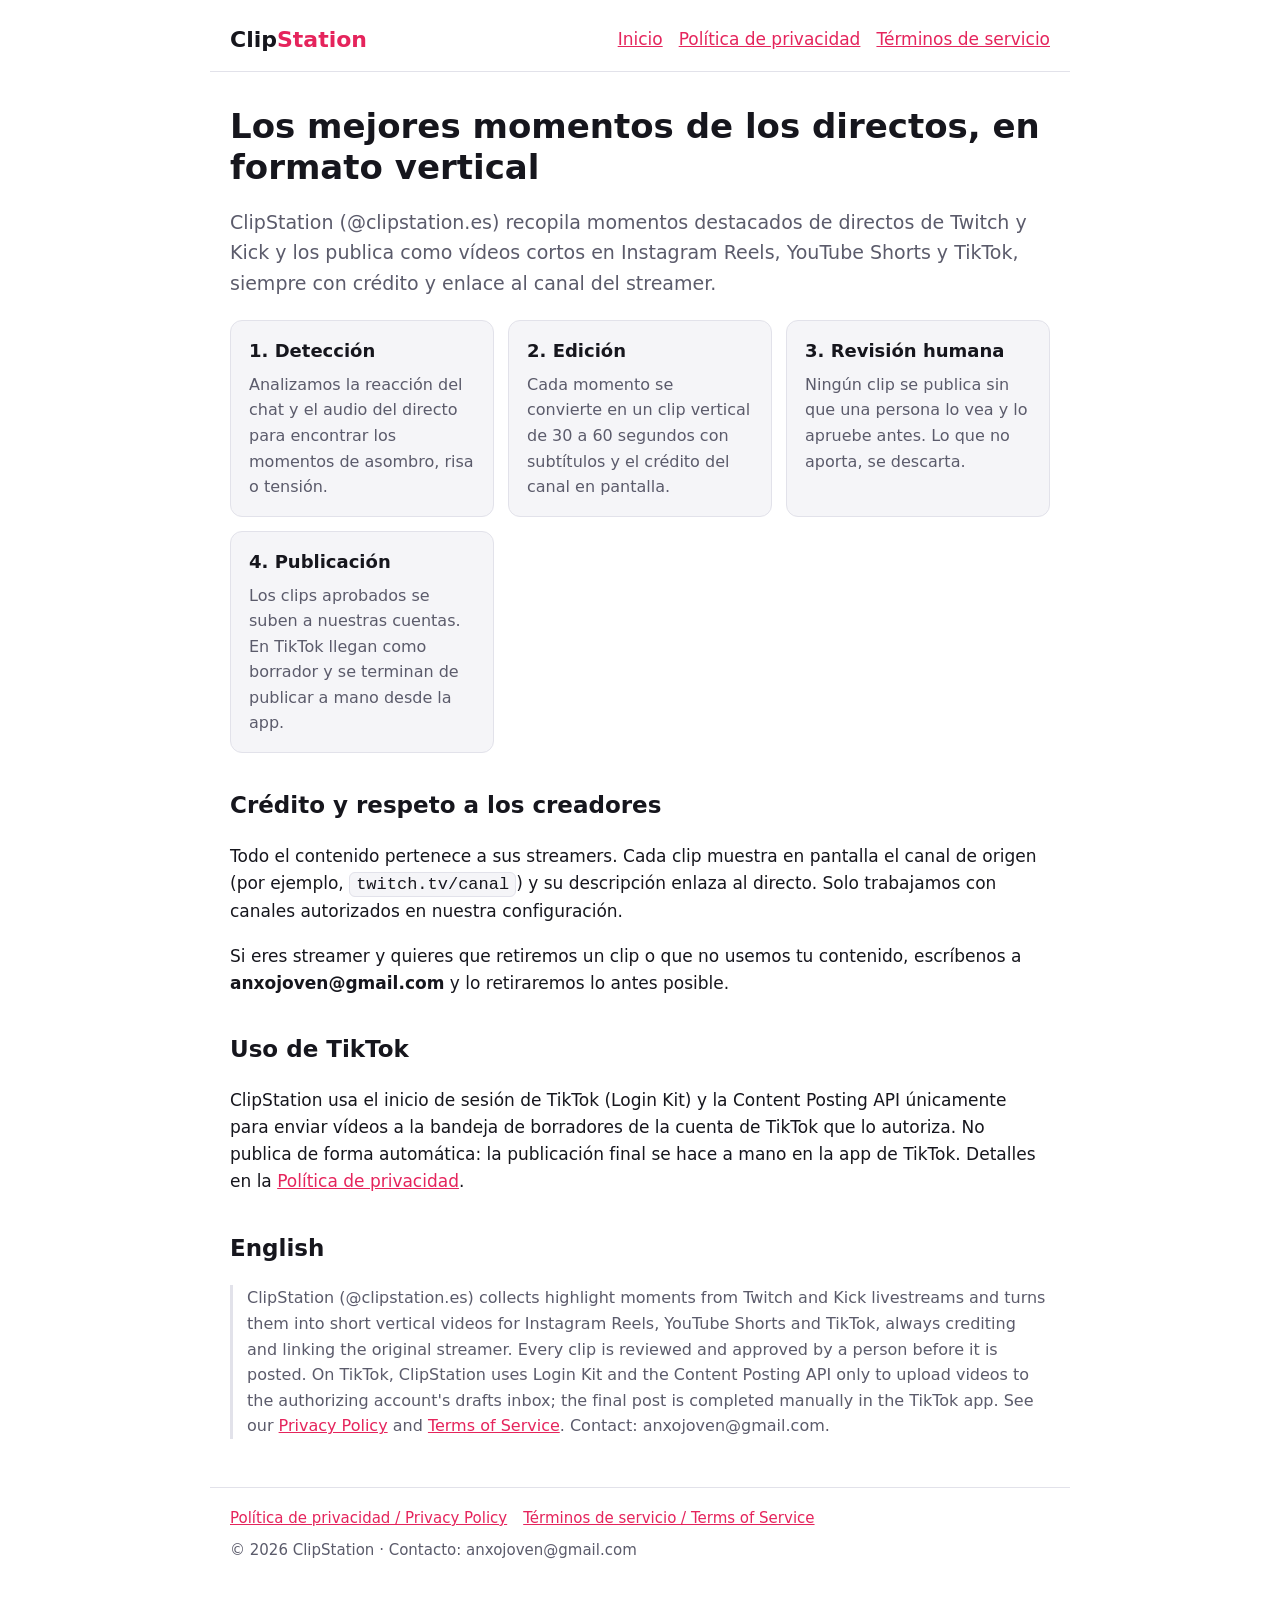
<file: index.html>
<!doctype html>
<html lang="es">
<head>
  <meta charset="utf-8">
  <meta name="viewport" content="width=device-width, initial-scale=1">
  <title>ClipStation — clips de directos con crédito al streamer</title>
  <meta name="description" content="ClipStation publica momentos destacados de directos de Twitch y Kick, siempre con crédito y enlace al streamer.">
  <link rel="stylesheet" href="estilo.css">
</head>
<body>
<header>
  <a class="logo" href="./">Clip<span>Station</span></a>
  <nav>
    <a href="./">Inicio</a>
    <a href="privacidad.html">Política de privacidad</a>
    <a href="terminos.html">Términos de servicio</a>
  </nav>
</header>
<main>
  <h1>Los mejores momentos de los directos, en formato vertical</h1>
  <p class="lead">ClipStation (@clipstation.es) recopila momentos destacados de directos de Twitch y Kick y los
  publica como vídeos cortos en Instagram Reels, YouTube Shorts y TikTok, siempre con crédito y enlace al canal
  del streamer.</p>

  <div class="cards">
    <div class="card"><h3>1. Detección</h3><p>Analizamos la reacción del chat y el audio del directo para encontrar
      los momentos de asombro, risa o tensión.</p></div>
    <div class="card"><h3>2. Edición</h3><p>Cada momento se convierte en un clip vertical de 30 a 60 segundos con
      subtítulos y el crédito del canal en pantalla.</p></div>
    <div class="card"><h3>3. Revisión humana</h3><p>Ningún clip se publica sin que una persona lo vea y lo apruebe
      antes. Lo que no aporta, se descarta.</p></div>
    <div class="card"><h3>4. Publicación</h3><p>Los clips aprobados se suben a nuestras cuentas. En TikTok llegan
      como borrador y se terminan de publicar a mano desde la app.</p></div>
  </div>

  <h2>Crédito y respeto a los creadores</h2>
  <p>Todo el contenido pertenece a sus streamers. Cada clip muestra en pantalla el canal de origen
  (por ejemplo, <code>twitch.tv/canal</code>) y su descripción enlaza al directo. Solo trabajamos con canales
  autorizados en nuestra configuración.</p>
  <p>Si eres streamer y quieres que retiremos un clip o que no usemos tu contenido, escríbenos a
  <strong>anxojoven@gmail.com</strong> y lo retiraremos lo antes posible.</p>

  <h2>Uso de TikTok</h2>
  <p>ClipStation usa el inicio de sesión de TikTok (Login Kit) y la Content Posting API únicamente para enviar
  vídeos a la bandeja de borradores de la cuenta de TikTok que lo autoriza. No publica de forma automática:
  la publicación final se hace a mano en la app de TikTok. Detalles en la
  <a href="privacidad.html">Política de privacidad</a>.</p>

  <h2>English</h2>
  <p class="en">ClipStation (@clipstation.es) collects highlight moments from Twitch and Kick livestreams and
  turns them into short vertical videos for Instagram Reels, YouTube Shorts and TikTok, always crediting and
  linking the original streamer. Every clip is reviewed and approved by a person before it is posted. On TikTok,
  ClipStation uses Login Kit and the Content Posting API only to upload videos to the authorizing account's
  drafts inbox; the final post is completed manually in the TikTok app. See our
  <a href="privacidad.html">Privacy Policy</a> and <a href="terminos.html">Terms of Service</a>.
  Contact: anxojoven@gmail.com.</p>
</main>
<footer>
  <nav>
    <a href="privacidad.html">Política de privacidad / Privacy Policy</a>
    <a href="terminos.html">Términos de servicio / Terms of Service</a>
  </nav>
  © 2026 ClipStation · Contacto: anxojoven@gmail.com
</footer>
</body>
</html>
</file>
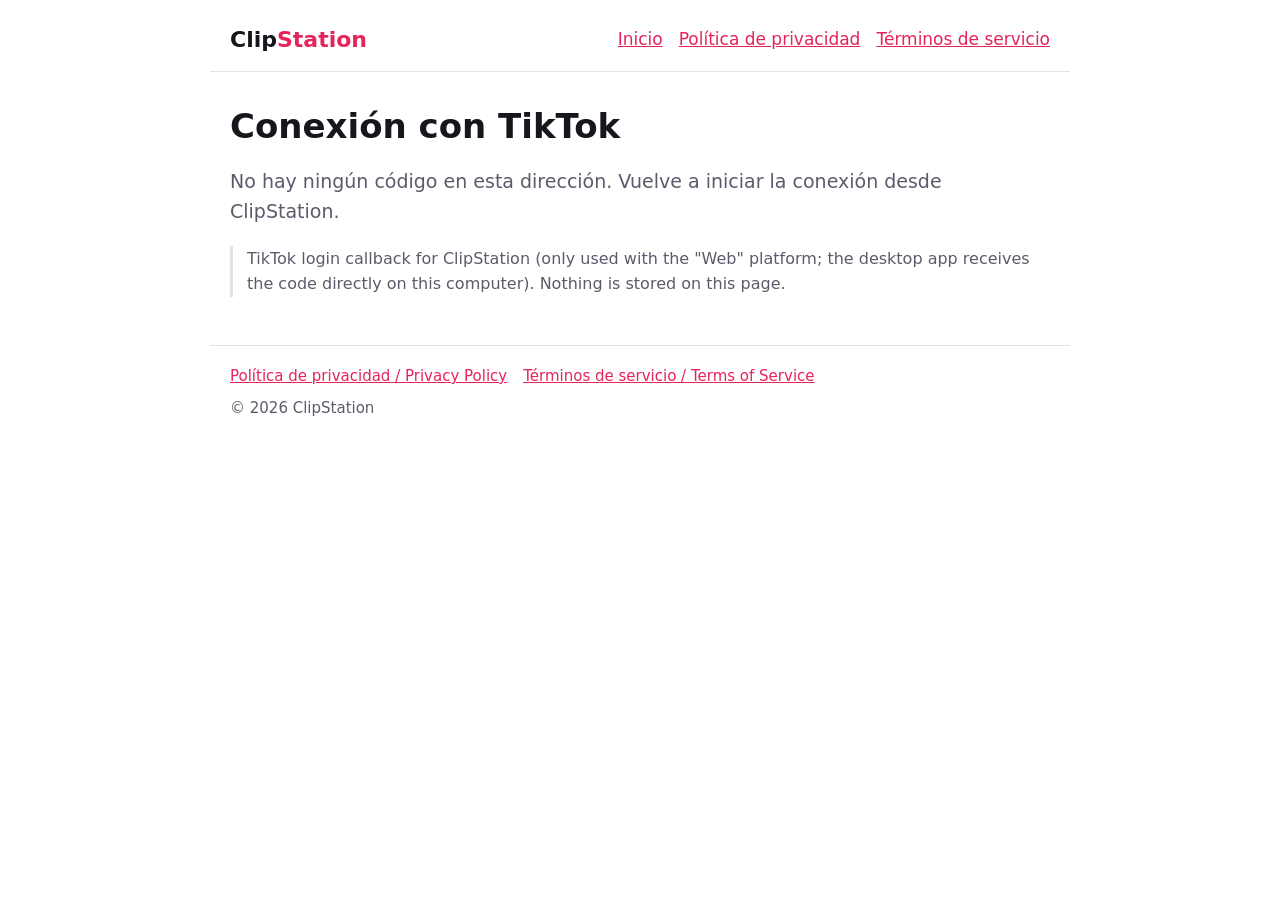
<file: callback.html>
<!doctype html>
<html lang="es">
<head>
  <meta charset="utf-8">
  <meta name="viewport" content="width=device-width, initial-scale=1">
  <meta name="robots" content="noindex">
  <title>Conexión con TikTok — ClipStation</title>
  <link rel="stylesheet" href="estilo.css">
</head>
<body>
<header>
  <a class="logo" href="./">Clip<span>Station</span></a>
  <nav>
    <a href="./">Inicio</a>
    <a href="privacidad.html">Política de privacidad</a>
    <a href="terminos.html">Términos de servicio</a>
  </nav>
</header>
<main>
  <h1>Conexión con TikTok</h1>
  <p id="estado" class="lead">Comprobando la respuesta de TikTok…</p>
  <div id="codigo" hidden>
    <p>Copia este código y pégalo en ClipStation cuando te lo pida (caduca en unos minutos):</p>
    <p><span id="valor" class="code"></span></p>
    <p><button id="copiar" type="button">Copiar código</button></p>
  </div>
  <p class="en">TikTok login callback for ClipStation (only used with the "Web" platform; the desktop app receives
  the code directly on this computer). Nothing is stored on this page.</p>
</main>
<footer>
  <nav>
    <a href="privacidad.html">Política de privacidad / Privacy Policy</a>
    <a href="terminos.html">Términos de servicio / Terms of Service</a>
  </nav>
  © 2026 ClipStation
</footer>
<script>
  // Página estática: lee ?code=...&state=... que añade TikTok y lo muestra. No envía nada a ningún servidor.
  (function () {
    var q = new URLSearchParams(window.location.search);
    var estado = document.getElementById("estado");
    if (q.get("error")) {
      estado.textContent = "TikTok no concedió el permiso: " + (q.get("error_description") || q.get("error"));
      return;
    }
    var code = q.get("code");
    if (!code) {
      estado.textContent = "No hay ningún código en esta dirección. Vuelve a iniciar la conexión desde ClipStation.";
      return;
    }
    estado.textContent = "TikTok ha concedido el permiso" + (q.get("scopes") ? " (" + q.get("scopes") + ")" : "") + ".";
    document.getElementById("valor").textContent = code + (q.get("state") ? "  |  state=" + q.get("state") : "");
    document.getElementById("codigo").hidden = false;
    document.getElementById("copiar").addEventListener("click", function () {
      navigator.clipboard.writeText(code).then(function () {
        document.getElementById("copiar").textContent = "Copiado";
      });
    });
  })();
</script>
</body>
</html>
</file>
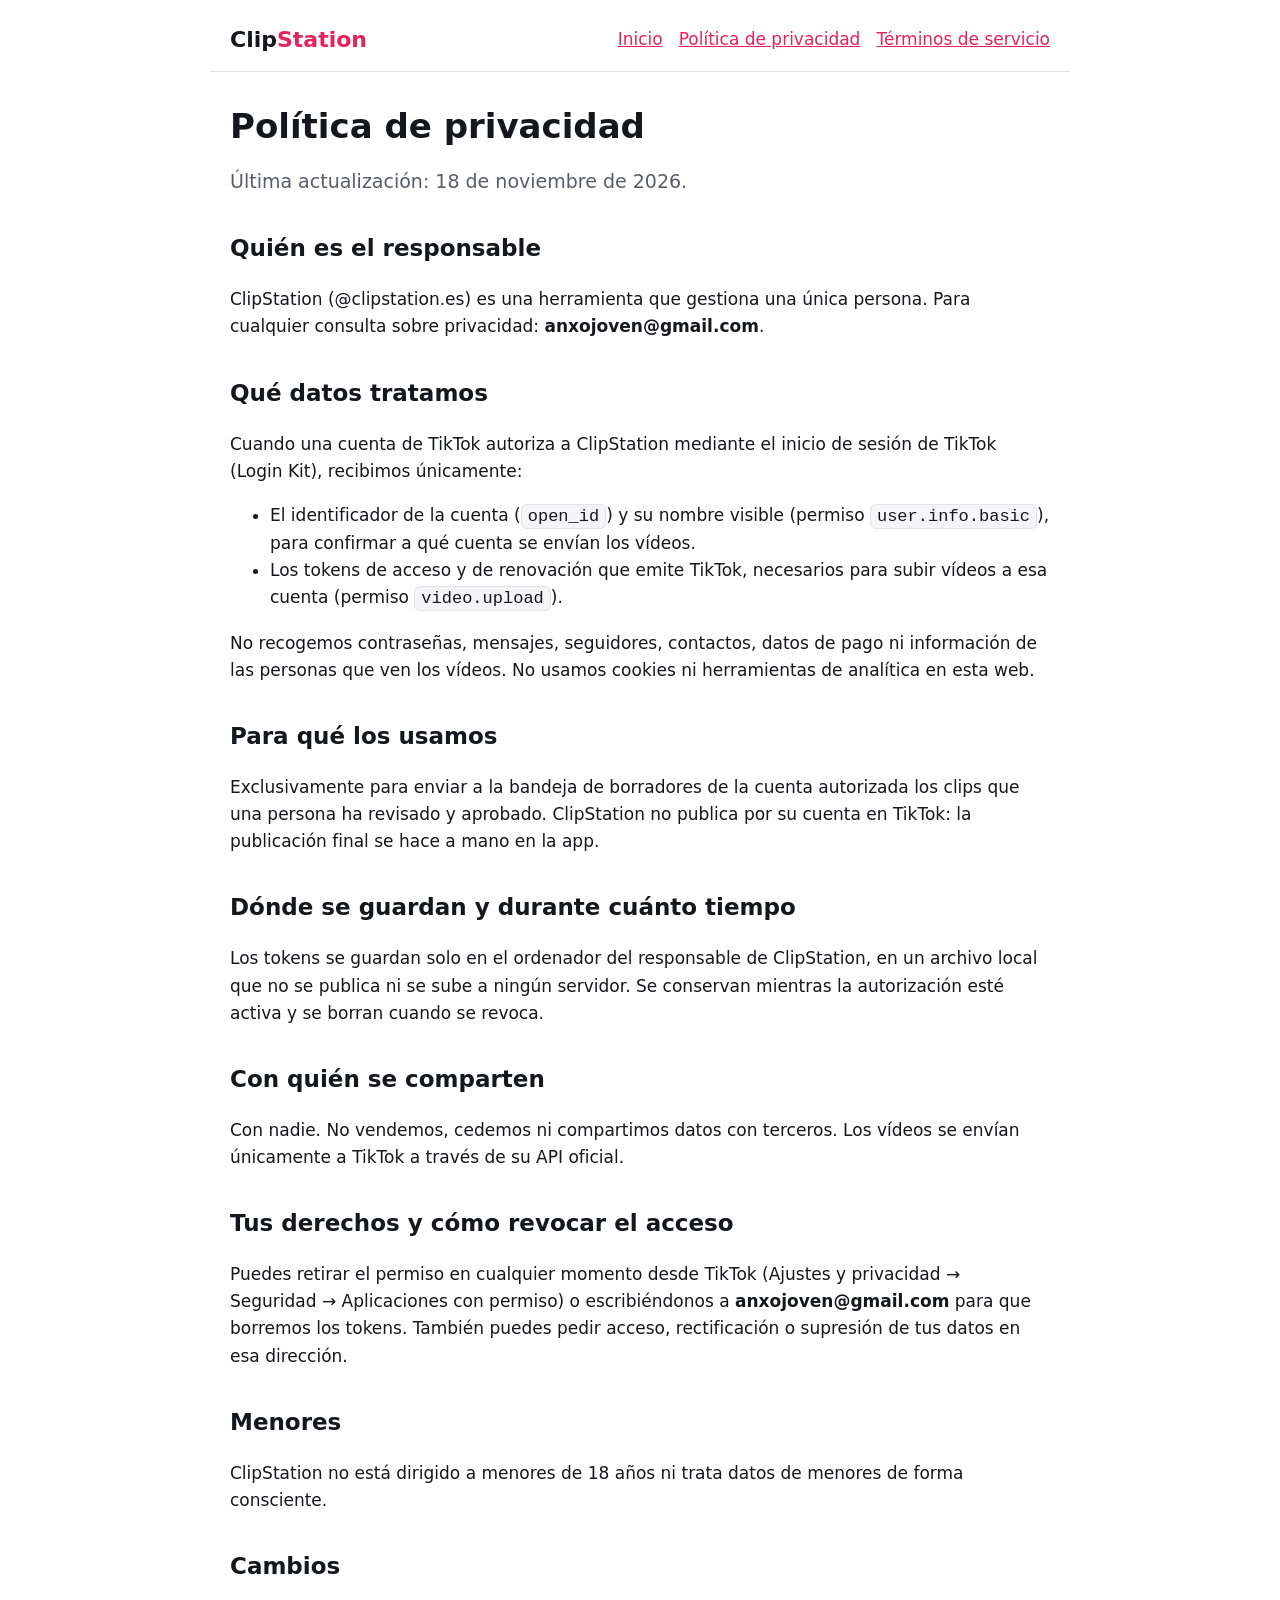
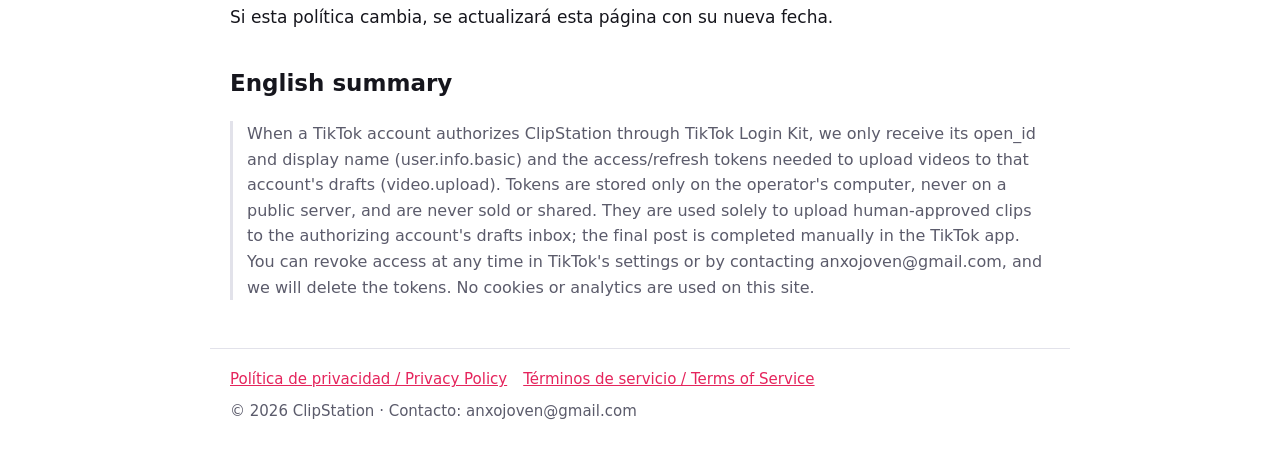
<file: privacidad.html>
<!doctype html>
<html lang="es">
<head>
  <meta charset="utf-8">
  <meta name="viewport" content="width=device-width, initial-scale=1">
  <title>Política de privacidad — ClipStation</title>
  <link rel="stylesheet" href="estilo.css">
</head>
<body>
<header>
  <a class="logo" href="./">Clip<span>Station</span></a>
  <nav>
    <a href="./">Inicio</a>
    <a href="privacidad.html">Política de privacidad</a>
    <a href="terminos.html">Términos de servicio</a>
  </nav>
</header>
<main>
  <h1>Política de privacidad</h1>
  <p class="lead">Última actualización: 18 de noviembre de 2026.</p>

  <h2>Quién es el responsable</h2>
  <p>ClipStation (@clipstation.es) es una herramienta que gestiona una única persona. Para cualquier consulta sobre
  privacidad: <strong>anxojoven@gmail.com</strong>.</p>

  <h2>Qué datos tratamos</h2>
  <p>Cuando una cuenta de TikTok autoriza a ClipStation mediante el inicio de sesión de TikTok (Login Kit),
  recibimos únicamente:</p>
  <ul>
    <li>El identificador de la cuenta (<code>open_id</code>) y su nombre visible (permiso <code>user.info.basic</code>),
      para confirmar a qué cuenta se envían los vídeos.</li>
    <li>Los tokens de acceso y de renovación que emite TikTok, necesarios para subir vídeos a esa cuenta
      (permiso <code>video.upload</code>).</li>
  </ul>
  <p>No recogemos contraseñas, mensajes, seguidores, contactos, datos de pago ni información de las personas que ven
  los vídeos. No usamos cookies ni herramientas de analítica en esta web.</p>

  <h2>Para qué los usamos</h2>
  <p>Exclusivamente para enviar a la bandeja de borradores de la cuenta autorizada los clips que una persona ha
  revisado y aprobado. ClipStation no publica por su cuenta en TikTok: la publicación final se hace a mano en la app.</p>

  <h2>Dónde se guardan y durante cuánto tiempo</h2>
  <p>Los tokens se guardan solo en el ordenador del responsable de ClipStation, en un archivo local que no se publica
  ni se sube a ningún servidor. Se conservan mientras la autorización esté activa y se borran cuando se revoca.</p>

  <h2>Con quién se comparten</h2>
  <p>Con nadie. No vendemos, cedemos ni compartimos datos con terceros. Los vídeos se envían únicamente a TikTok a
  través de su API oficial.</p>

  <h2>Tus derechos y cómo revocar el acceso</h2>
  <p>Puedes retirar el permiso en cualquier momento desde TikTok (Ajustes y privacidad → Seguridad → Aplicaciones
  con permiso) o escribiéndonos a <strong>anxojoven@gmail.com</strong> para que borremos los tokens. También puedes
  pedir acceso, rectificación o supresión de tus datos en esa dirección.</p>

  <h2>Menores</h2>
  <p>ClipStation no está dirigido a menores de 18 años ni trata datos de menores de forma consciente.</p>

  <h2>Cambios</h2>
  <p>Si esta política cambia, se actualizará esta página con su nueva fecha.</p>

  <h2>English summary</h2>
  <p class="en">When a TikTok account authorizes ClipStation through TikTok Login Kit, we only receive its open_id
  and display name (user.info.basic) and the access/refresh tokens needed to upload videos to that account's drafts
  (video.upload). Tokens are stored only on the operator's computer, never on a public server, and are never sold or
  shared. They are used solely to upload human-approved clips to the authorizing account's drafts inbox; the final
  post is completed manually in the TikTok app. You can revoke access at any time in TikTok's settings or by
  contacting anxojoven@gmail.com, and we will delete the tokens. No cookies or analytics are used on this site.</p>
</main>
<footer>
  <nav>
    <a href="privacidad.html">Política de privacidad / Privacy Policy</a>
    <a href="terminos.html">Términos de servicio / Terms of Service</a>
  </nav>
  © 2026 ClipStation · Contacto: anxojoven@gmail.com
</footer>
</body>
</html>
</file>
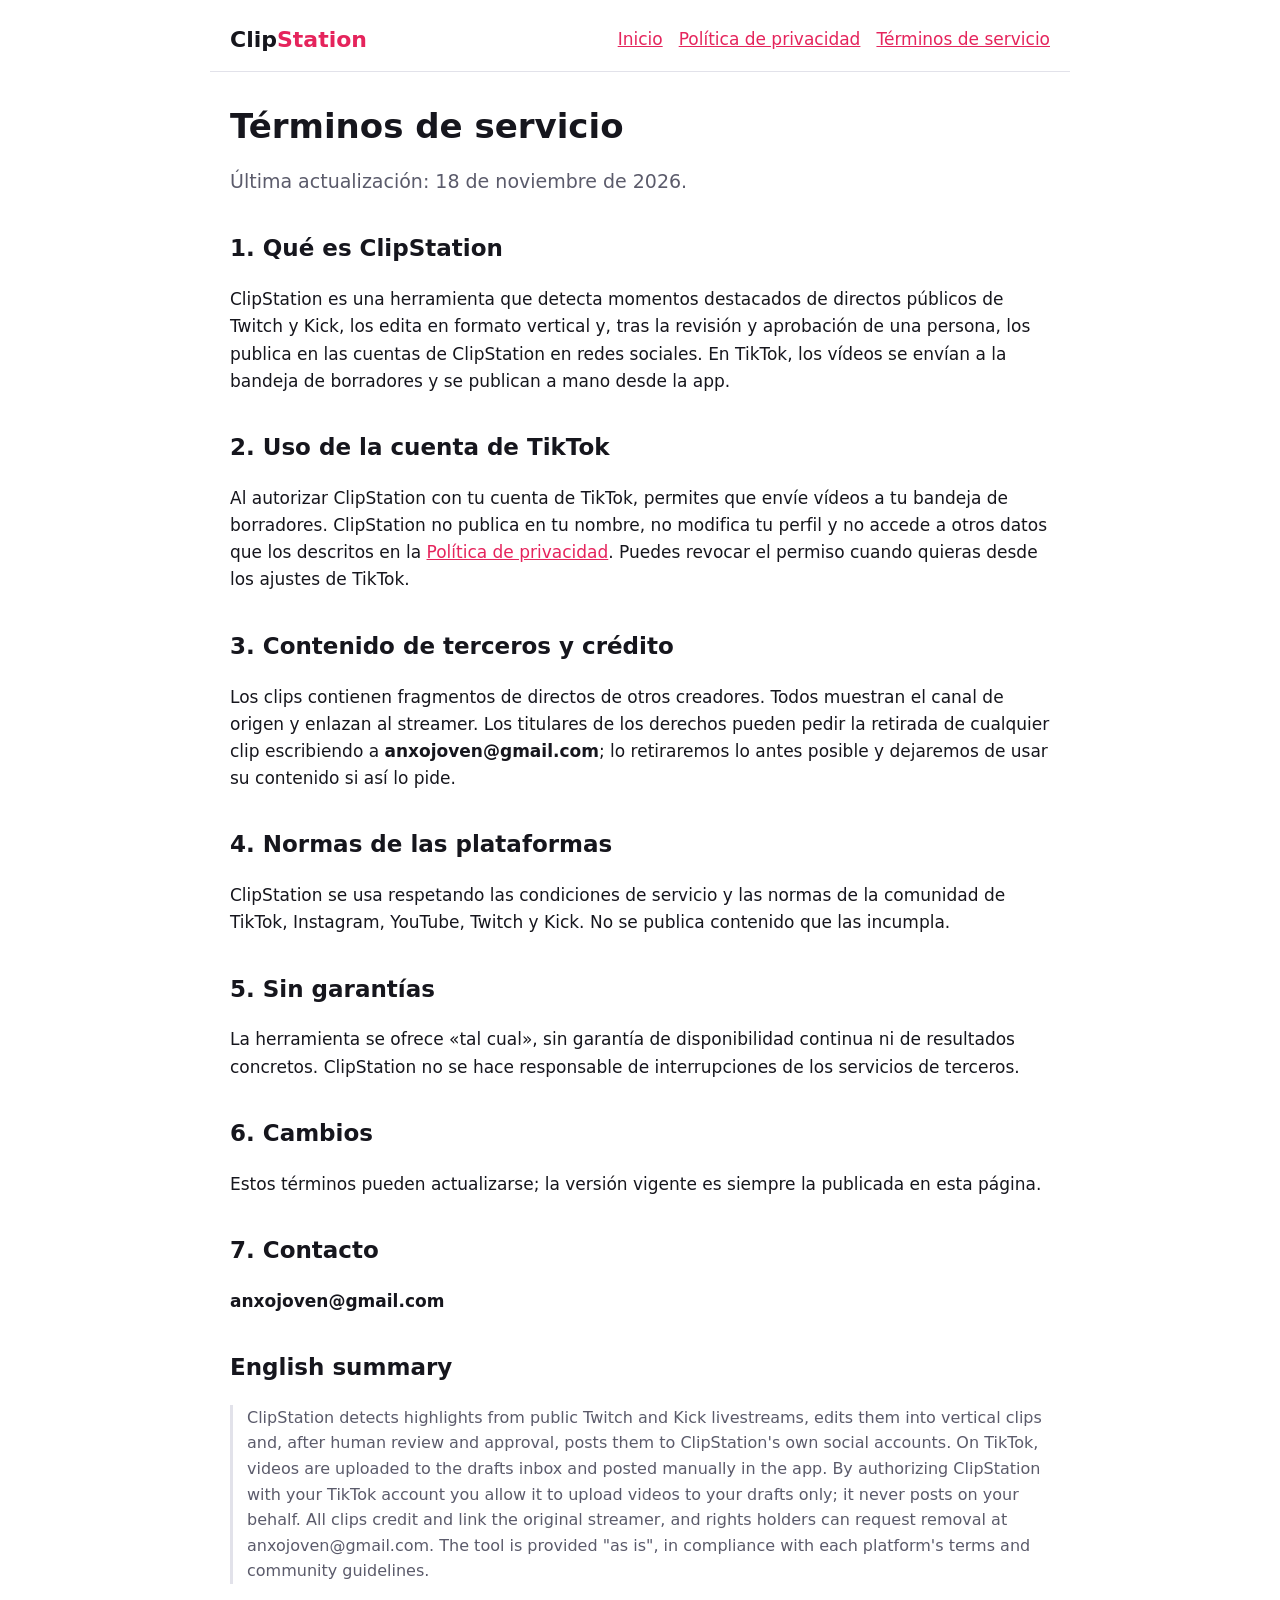
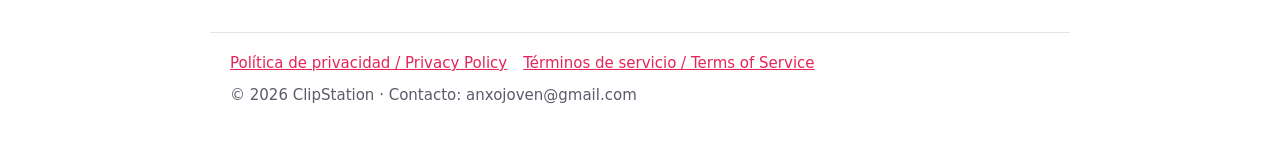
<file: terminos.html>
<!doctype html>
<html lang="es">
<head>
  <meta charset="utf-8">
  <meta name="viewport" content="width=device-width, initial-scale=1">
  <title>Términos de servicio — ClipStation</title>
  <link rel="stylesheet" href="estilo.css">
</head>
<body>
<header>
  <a class="logo" href="./">Clip<span>Station</span></a>
  <nav>
    <a href="./">Inicio</a>
    <a href="privacidad.html">Política de privacidad</a>
    <a href="terminos.html">Términos de servicio</a>
  </nav>
</header>
<main>
  <h1>Términos de servicio</h1>
  <p class="lead">Última actualización: 18 de noviembre de 2026.</p>

  <h2>1. Qué es ClipStation</h2>
  <p>ClipStation es una herramienta que detecta momentos destacados de directos públicos de Twitch y Kick, los edita
  en formato vertical y, tras la revisión y aprobación de una persona, los publica en las cuentas de ClipStation
  en redes sociales. En TikTok, los vídeos se envían a la bandeja de borradores y se publican a mano desde la app.</p>

  <h2>2. Uso de la cuenta de TikTok</h2>
  <p>Al autorizar ClipStation con tu cuenta de TikTok, permites que envíe vídeos a tu bandeja de borradores. ClipStation
  no publica en tu nombre, no modifica tu perfil y no accede a otros datos que los descritos en la
  <a href="privacidad.html">Política de privacidad</a>. Puedes revocar el permiso cuando quieras desde los ajustes de TikTok.</p>

  <h2>3. Contenido de terceros y crédito</h2>
  <p>Los clips contienen fragmentos de directos de otros creadores. Todos muestran el canal de origen y enlazan al
  streamer. Los titulares de los derechos pueden pedir la retirada de cualquier clip escribiendo a
  <strong>anxojoven@gmail.com</strong>; lo retiraremos lo antes posible y dejaremos de usar su contenido si así lo pide.</p>

  <h2>4. Normas de las plataformas</h2>
  <p>ClipStation se usa respetando las condiciones de servicio y las normas de la comunidad de TikTok, Instagram,
  YouTube, Twitch y Kick. No se publica contenido que las incumpla.</p>

  <h2>5. Sin garantías</h2>
  <p>La herramienta se ofrece «tal cual», sin garantía de disponibilidad continua ni de resultados concretos.
  ClipStation no se hace responsable de interrupciones de los servicios de terceros.</p>

  <h2>6. Cambios</h2>
  <p>Estos términos pueden actualizarse; la versión vigente es siempre la publicada en esta página.</p>

  <h2>7. Contacto</h2>
  <p><strong>anxojoven@gmail.com</strong></p>

  <h2>English summary</h2>
  <p class="en">ClipStation detects highlights from public Twitch and Kick livestreams, edits them into vertical
  clips and, after human review and approval, posts them to ClipStation's own social accounts. On TikTok, videos are
  uploaded to the drafts inbox and posted manually in the app. By authorizing ClipStation with your TikTok account you
  allow it to upload videos to your drafts only; it never posts on your behalf. All clips credit and link the original
  streamer, and rights holders can request removal at anxojoven@gmail.com. The tool is provided "as is", in
  compliance with each platform's terms and community guidelines.</p>
</main>
<footer>
  <nav>
    <a href="privacidad.html">Política de privacidad / Privacy Policy</a>
    <a href="terminos.html">Términos de servicio / Terms of Service</a>
  </nav>
  © 2026 ClipStation · Contacto: anxojoven@gmail.com
</footer>
</body>
</html>
</file>
<file: estilo.css>
:root {
  --bg: #ffffff;
  --text: #16161d;
  --muted: #5b5b6b;
  --accent: #e5245c;
  --card: #f5f5f8;
  --line: #e2e2ea;
}
@media (prefers-color-scheme: dark) {
  :root { --bg: #111117; --text: #ededf2; --muted: #a3a3b3; --accent: #ff5c8a; --card: #1b1b23; --line: #2c2c38; }
}
* { box-sizing: border-box; }
body { margin: 0; background: var(--bg); color: var(--text); font: 17px/1.6 system-ui, -apple-system, "Segoe UI", Roboto, sans-serif; }
header, main, footer { max-width: 860px; margin: 0 auto; padding: 0 20px; }
header { display: flex; flex-wrap: wrap; align-items: center; justify-content: space-between; gap: 12px; padding-top: 22px; padding-bottom: 14px; border-bottom: 1px solid var(--line); }
.logo { font-weight: 800; font-size: 22px; color: var(--text); text-decoration: none; }
.logo span { color: var(--accent); }
nav { display: flex; flex-wrap: wrap; gap: 16px; }
nav a, footer a, main a { color: var(--accent); }
h1 { font-size: 34px; line-height: 1.2; margin: 34px 0 10px; }
h2 { font-size: 23px; margin-top: 34px; }
.lead { font-size: 19px; color: var(--muted); }
.cards { display: grid; grid-template-columns: repeat(auto-fit, minmax(230px, 1fr)); gap: 14px; margin: 22px 0; }
.card { background: var(--card); border: 1px solid var(--line); border-radius: 12px; padding: 16px 18px; }
.card h3 { margin: 0 0 6px; font-size: 18px; }
.card p { margin: 0; color: var(--muted); font-size: 16px; }
.en { border-left: 3px solid var(--line); padding-left: 14px; color: var(--muted); font-size: 16px; }
code, .code { background: var(--card); border: 1px solid var(--line); border-radius: 6px; padding: 2px 6px; word-break: break-all; }
button { background: var(--accent); color: #fff; border: 0; border-radius: 8px; padding: 9px 16px; font-size: 16px; cursor: pointer; }
footer { margin-top: 48px; padding-top: 18px; padding-bottom: 36px; border-top: 1px solid var(--line); color: var(--muted); font-size: 15px; }
footer nav { margin-bottom: 8px; }
</file>
